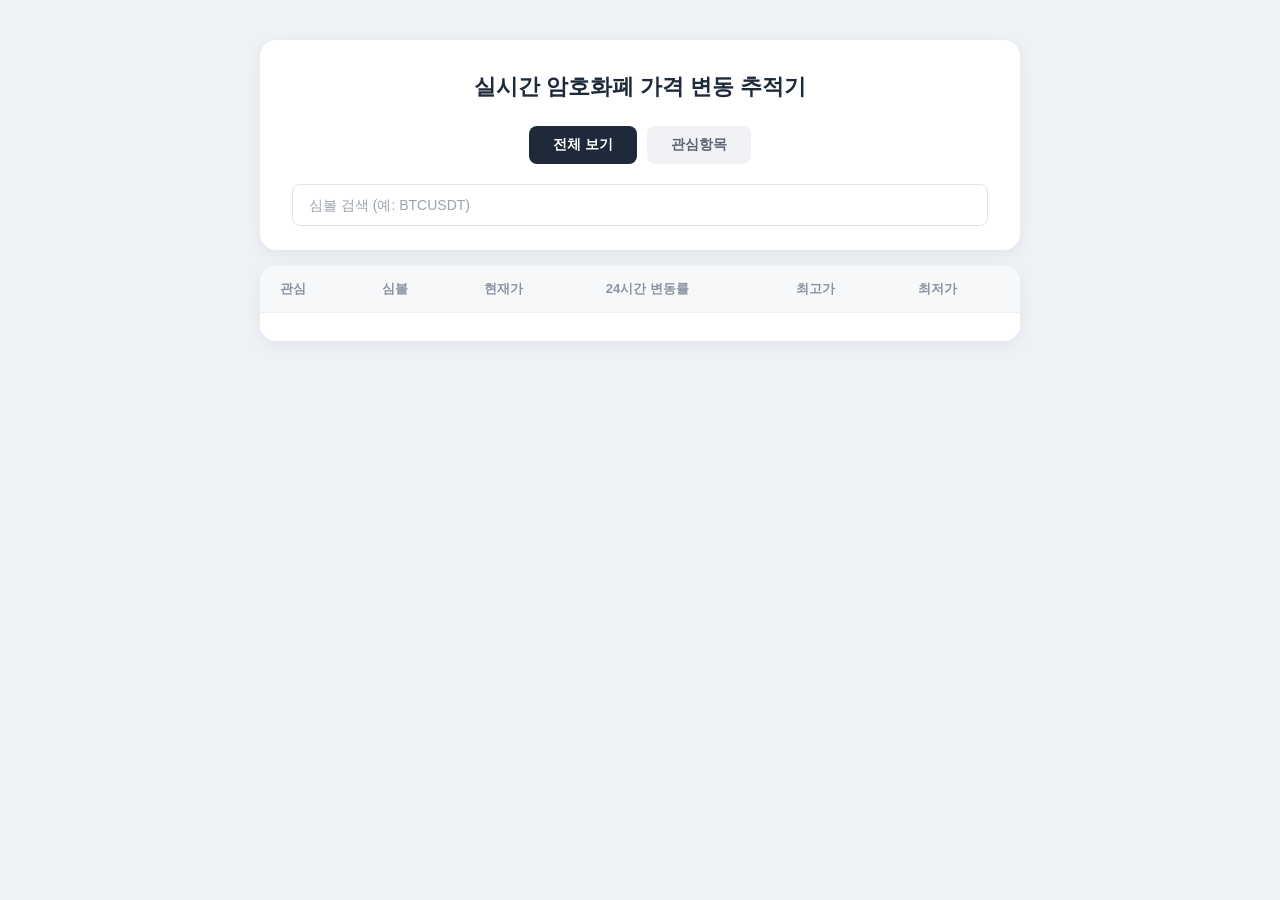
<file: JS/Day3/index.html>
<!DOCTYPE html>
<html lang="en">
<head>
    <meta charset="UTF-8">
    <meta name="viewport" content="width=device-width, initial-scale=1.0">
    <title>Homework</title>
    <link rel="stylesheet" href="style.css">
</head>
<body>
    <div class="top">
        <h2 id="title">실시간 암호화폐 가격 변동 추적기</h2>
        <div id="button">
            <button class="filter-btn active" data-filter="all">전체 보기</button>
            <button class="filter-btn" data-filter="favorites">관심항목</button>
        </div>
        <input id="search" placeholder="심볼 검색 (예: BTCUSDT)">
    </div>
    <div class="table">
        <table>
            <thead>
                <tr>
                    <th>관심</th>
                    <th>심볼</th>
                    <th>현재가</th>
                    <th>24시간 변동률</th>
                    <th>최고가</th>
                    <th>최저가</th>
                </tr>
            </thead>
            <tbody class="content">
                <tr>
                    <th></th>
                </tr>
            </tbody>
        </table>
    </div>

    <script src="script.js"></script>
</body>
</html>
</file>
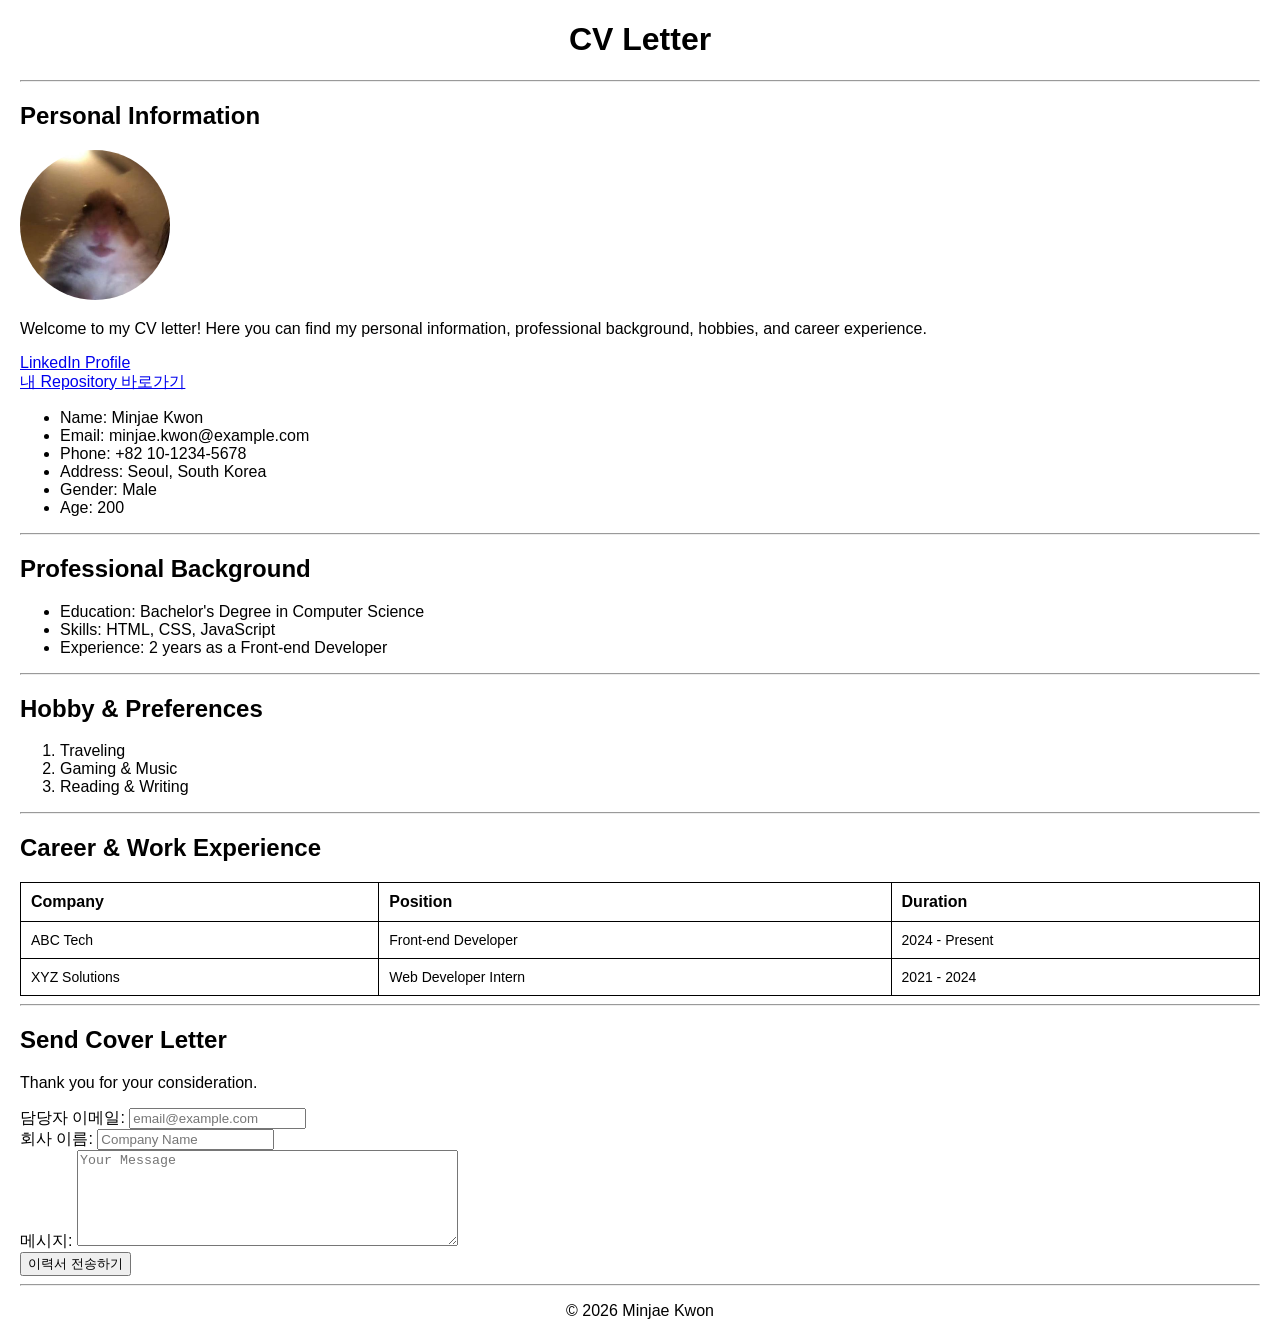
<file: HTML_CSS/Day1/resume.html>
<!DOCTYPE html>
<html lang="en">
<head>
    <meta charset="UTF-8">
    <meta name="viewport" content="width=device-width, initial-scale=1.0">
    <title>CV letter HTML</title>
    <style>
        body {
            font-family: Arial, sans-serif;
            margin: 20px;
        }
        header, footer {
            text-align: center;
        }
        main {
            margin-top: 20px;
        }
        #personal img {
            border-radius: 50%;
        }
        table {
            width: 100%;
            border-collapse: collapse;
        }
        table, th, td {
            border: 1px solid black;
        }
        th, td {
            padding: 10px;
            text-align: left;
        }
        tbody {
            font-size: 14px;
        }
    </style>
</head>
<body>
    <header>
        <h1>CV Letter</h1>
    </header>
    <hr>

    <main>
        <div id="personal">
            <h2>Personal Information</h2>
            <img src="./images.jpg" alt="Profile Picture" width="150"><br>
            <p>Welcome to my CV letter! Here you can find my personal information, professional background, hobbies, and career experience.</p>
            <a href="https://www.linkedin.com/">LinkedIn Profile</a><br>
            <a href="https://github.com/UnknownUserKR/oz-ai-05/tree/main">내 Repository 바로가기</a>
            <ul>
                <li>Name: Minjae Kwon</li>
                <li>Email: minjae.kwon@example.com</li>
                <li>Phone: +82 10-1234-5678</li>
                <li>Address: Seoul, South Korea</li>
                <li>Gender: Male</li>
                <li>Age: 200</li>
            </ul>
        </div>

        <div id="professional">
            <hr>
            <h2>Professional Background</h2>
            <ul>
                <li>Education: Bachelor's Degree in Computer Science</li>
                <li>Skills: HTML, CSS, JavaScript</li>
                <li>Experience: 2 years as a Front-end Developer</li>
            </ul>
        </div>

        <div id="hobby">
            <hr>
            <h2>Hobby & Preferences</h2>
            <ol>
                <li>Traveling</li>
                <li>Gaming & Music</li>
                <li>Reading & Writing</li>
            </ol>
        </div>

        <div id="career">
            <hr>
            <h2>Career & Work Experience</h2>
            <table>
                <thead>
                    <tr>
                        <th>Company</th>
                        <th>Position</th>
                        <th>Duration</th>
                    </tr>
                </thead>
                <tbody>
                    <tr>
                        <td>ABC Tech</td>
                        <td>Front-end Developer</td>
                        <td>2024 - Present</td>
                    </tr>
                    <tr>
                        <td>XYZ Solutions</td>
                        <td>Web Developer Intern</td>
                        <td>2021 - 2024</td>
                    </tr>
                </tbody>
            </table>
        </div>

        <div id="cover-letter">
            <hr>
            <h2>Send Cover Letter</h2>
            <p>Thank you for your consideration.</p>
            <form>
                <label for="email">담당자 이메일:</label>
                <input type="email" name="email" placeholder="email@example.com"><br>
                <label for="company">회사 이름:</label>
                <input type="company" name="company" placeholder="Company Name"><br>
                <label for="message">메시지:</label>
                <textarea name="message" placeholder="Your Message" rows="6" cols="45"></textarea><br>
                <button type="submit">이력서 전송하기</button>
            </form>
        </div>
    </main>
    <hr>

    <footer>
        <p>&copy; 2026 Minjae Kwon</p>
    </footer>
</body>
</html>
</file>
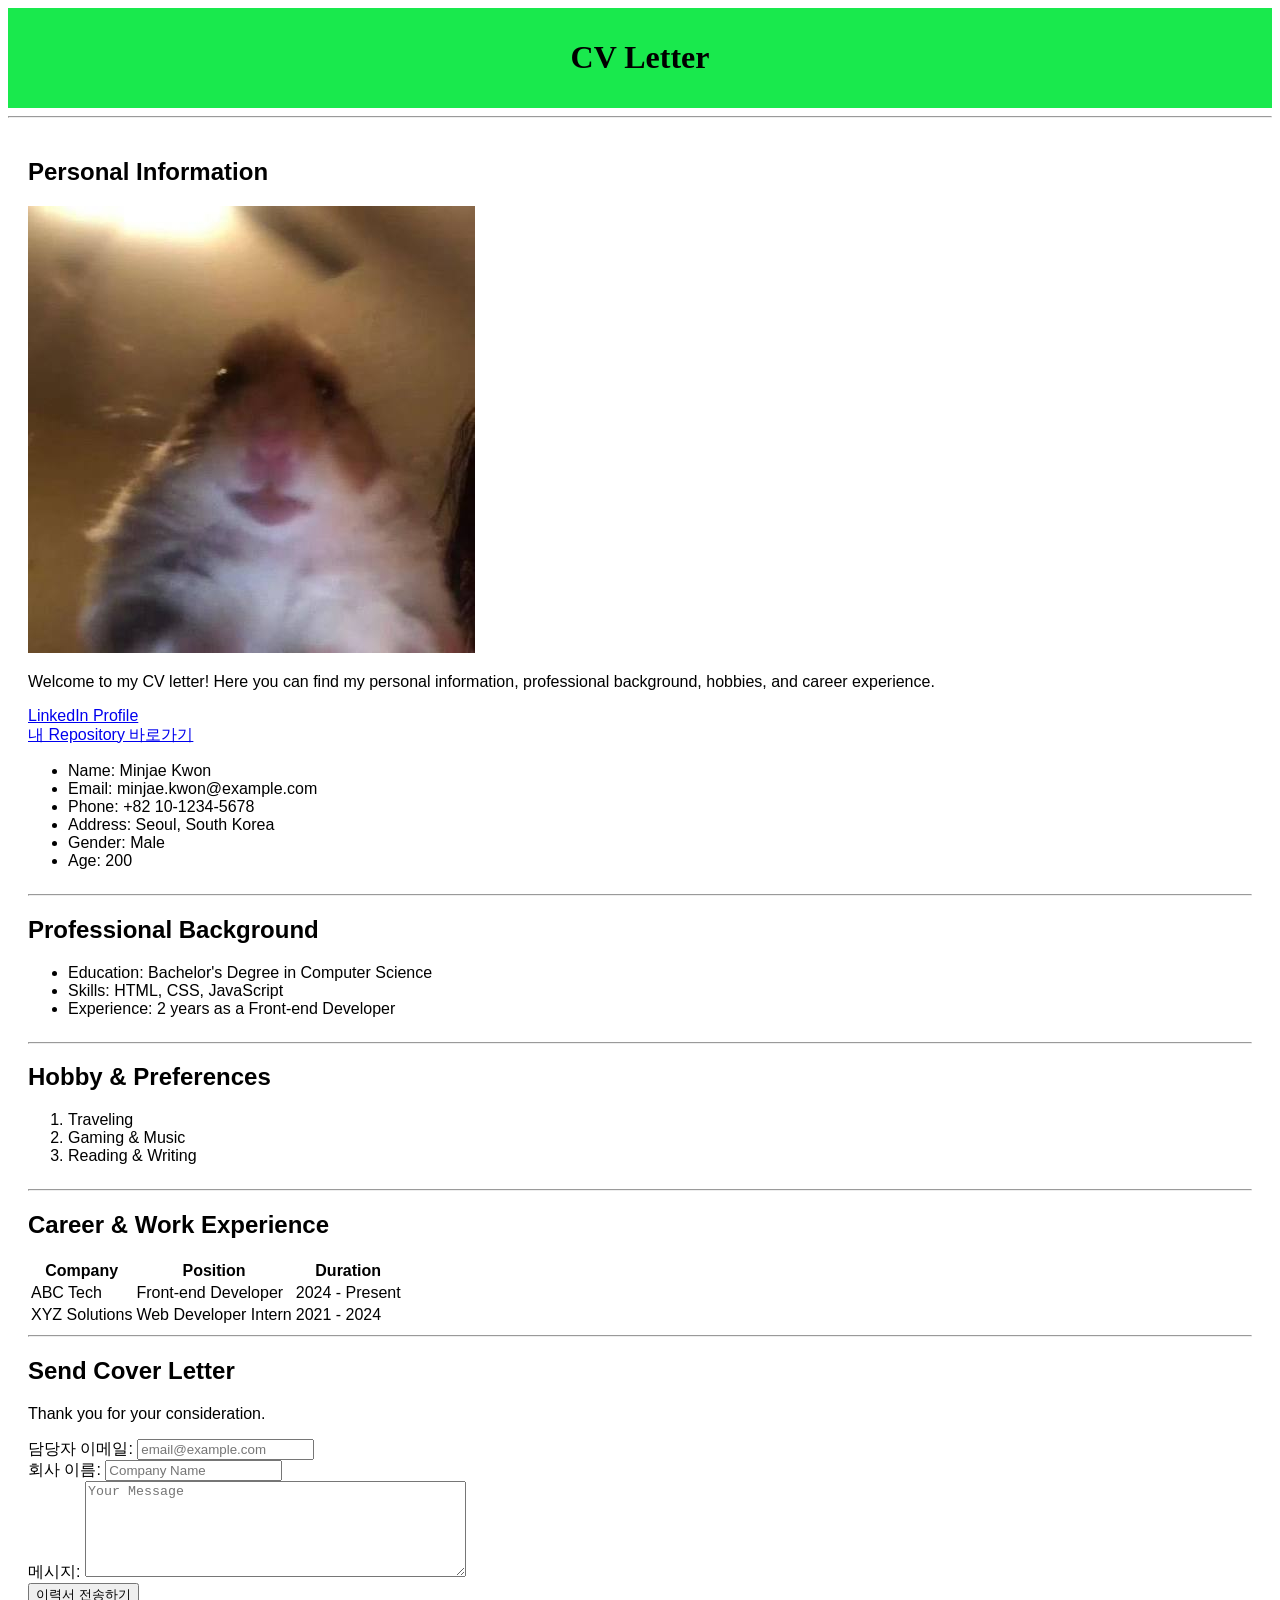
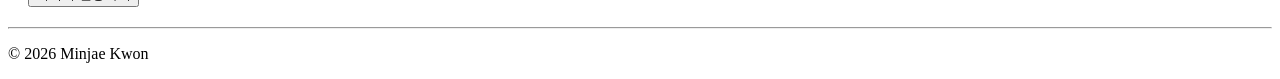
<file: HTML_CSS/Day2/resume.html>
<!DOCTYPE html>
<html lang="en">
<head>
    <meta charset="UTF-8">
    <meta name="viewport" content="width=device-width, initial-scale=1.0">
    <title>CV letter HTML</title>
    <link rel="stylesheet" href="resume_style.css">
</head>
<body>
    <header>
        <h1>CV Letter</h1>
    </header>
    <hr>

    <main>
        <div id="personal">
            <h2>Personal Information</h2>
            <img id="profile-picture" src="./images.jpg" alt="Profile Picture"><br>
            <p>Welcome to my CV letter! Here you can find my personal information, professional background, hobbies, and career experience.</p>
            <a href="https://www.linkedin.com/">LinkedIn Profile</a><br>
            <a href="https://github.com/UnknownUserKR/oz-ai-05/tree/main">내 Repository 바로가기</a>
            <ul>
                <li>Name: Minjae Kwon</li>
                <li>Email: minjae.kwon@example.com</li>
                <li>Phone: +82 10-1234-5678</li>
                <li>Address: Seoul, South Korea</li>
                <li>Gender: Male</li>
                <li>Age: 200</li>
            </ul>
        </div>

        <div id="professional">
            <hr>
            <h2>Professional Background</h2>
            <ul>
                <li>Education: Bachelor's Degree in Computer Science</li>
                <li>Skills: HTML, CSS, JavaScript</li>
                <li>Experience: 2 years as a Front-end Developer</li>
            </ul>
        </div>

        <div id="hobby">
            <hr>
            <h2>Hobby & Preferences</h2>
            <ol>
                <li>Traveling</li>
                <li>Gaming & Music</li>
                <li>Reading & Writing</li>
            </ol>
        </div>

        <div id="career">
            <hr>
            <h2>Career & Work Experience</h2>
            <table>
                <thead>
                    <tr>
                        <th>Company</th>
                        <th>Position</th>
                        <th>Duration</th>
                    </tr>
                </thead>
                <tbody>
                    <tr>
                        <td>ABC Tech</td>
                        <td>Front-end Developer</td>
                        <td>2024 - Present</td>
                    </tr>
                    <tr>
                        <td>XYZ Solutions</td>
                        <td>Web Developer Intern</td>
                        <td>2021 - 2024</td>
                    </tr>
                </tbody>
            </table>
        </div>

        <div id="cover-letter">
            <hr>
            <h2>Send Cover Letter</h2>
            <p>Thank you for your consideration.</p>
            <form>
                <label for="email">담당자 이메일:</label>
                <input type="email" name="email" placeholder="email@example.com"><br>
                <label for="company">회사 이름:</label>
                <input type="company" name="company" placeholder="Company Name"><br>
                <label for="message">메시지:</label>
                <textarea name="message" placeholder="Your Message" rows="6" cols="45"></textarea><br>
                <button type="submit">이력서 전송하기</button>
            </form>
        </div>
    </main>
    <hr>

    <footer>
        <p>&copy; 2026 Minjae Kwon</p>
    </footer>
</body>
</html>
</file>
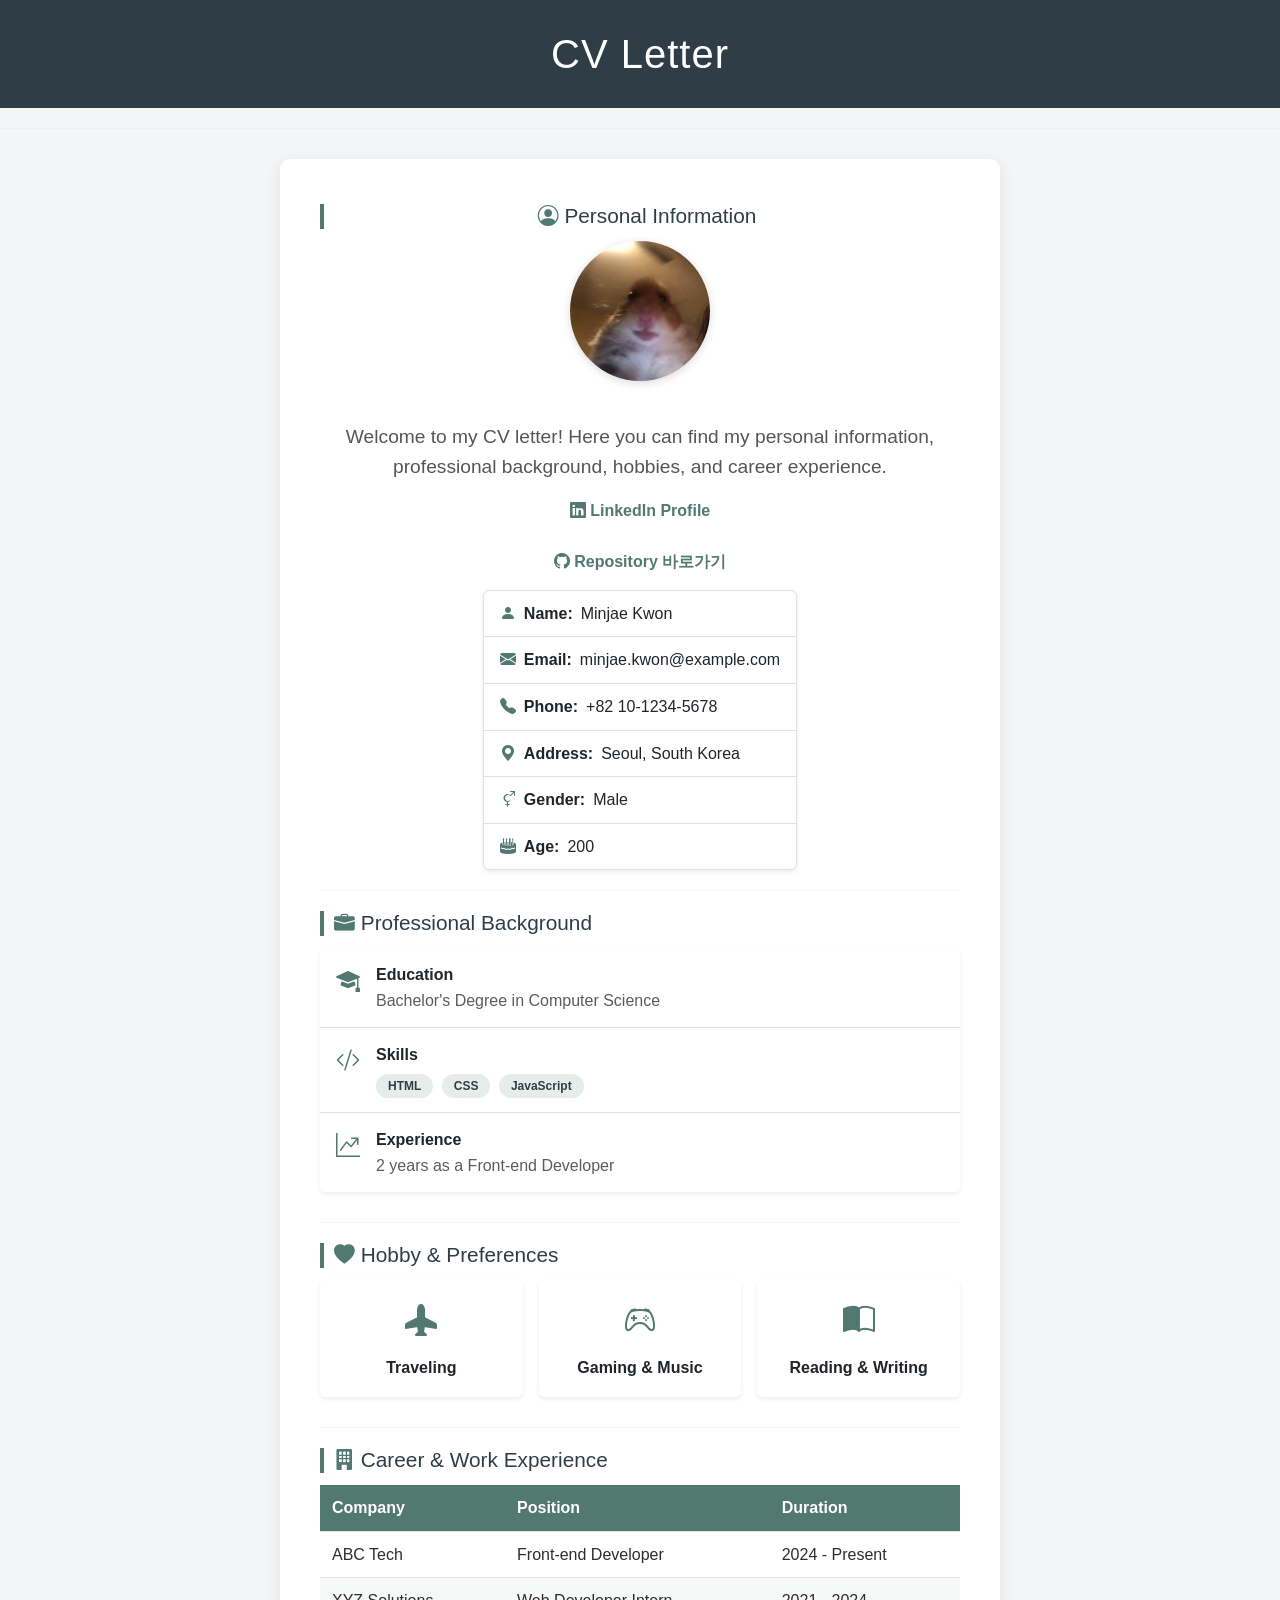
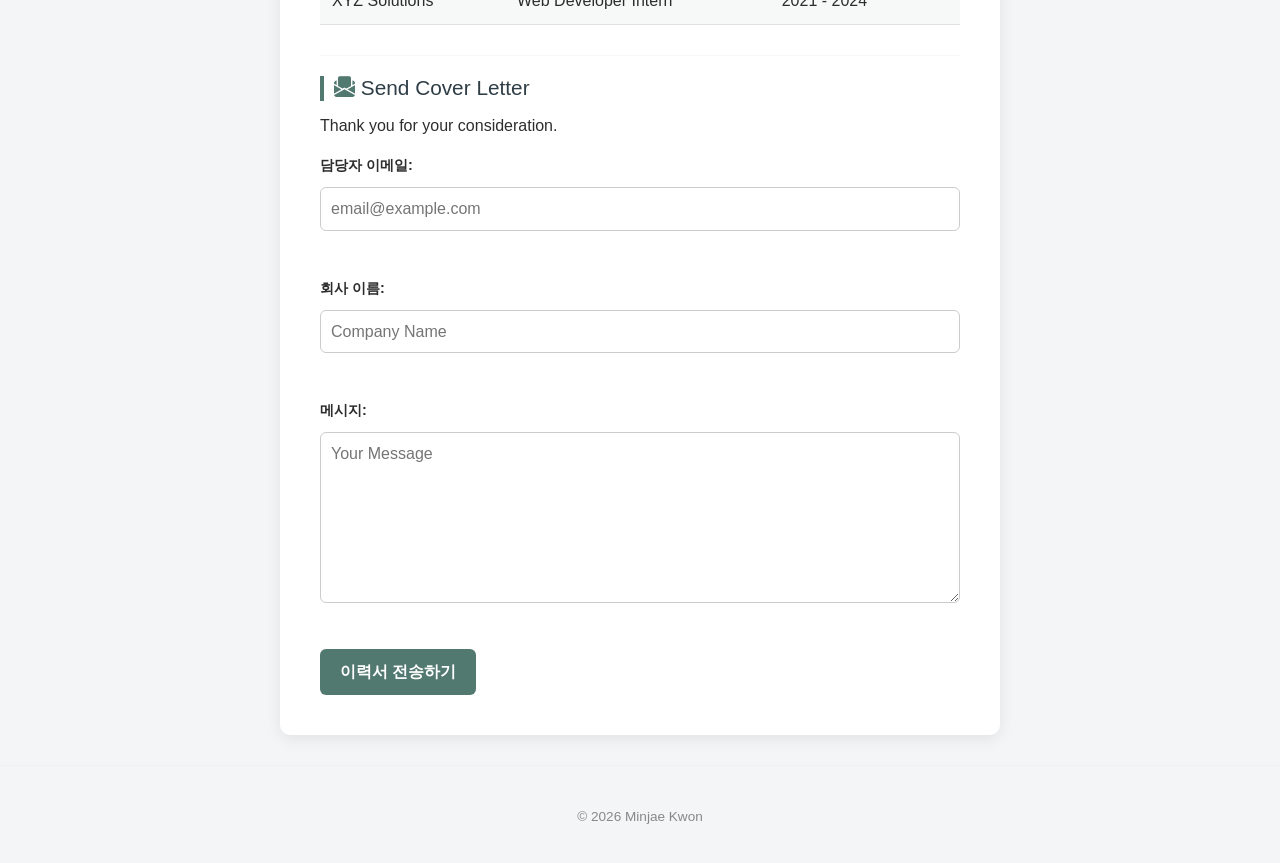
<file: HTML_CSS/Day3/resume.html>
<!DOCTYPE html>
<html lang="en">
<head>
    <meta charset="UTF-8">
    <meta name="viewport" content="width=device-width, initial-scale=1.0">
    <title>CV letter HTML</title>

    <!-- 부트스트랩 아이콘 전용 설명서 -->
    <link href="https://cdn.jsdelivr.net/npm/bootstrap@5.1.3/dist/css/bootstrap.min.css" rel="stylesheet"
          integrity="sha384-1BmE4kWBq78iYhFldvKuhfTAU6auU8tT94WrHftjDbrCEXSU1oBoqyl2QvZ6jIW3" crossorigin="anonymous">
    <link rel="stylesheet" href="https://cdn.jsdelivr.net/npm/bootstrap-icons@1.11.3/font/bootstrap-icons.css">

    <!-- 나의 스타일시트 -->
    <link rel="stylesheet" href="resume_style.css">
</head>
<body>
    <header>
        <h1>CV Letter</h1>
    </header>
    <hr>

    <main>
        <div id="personal">
            <h2><i class="bi bi-person-circle icon-accent"></i> Personal Information</h2>
            <img id="profile-picture" src="./images.jpg" alt="Profile Picture"><br>
            <p id="intro">Welcome to my CV letter! Here you can find my personal information, professional background, hobbies, and career experience.</p>
            <a href="https://www.linkedin.com/"><i class="bi bi-linkedin"></i> LinkedIn Profile</a><br>
            <a href="https://github.com/UnknownUserKR/oz-ai-05/tree/main"><i class="bi bi-github"></i> Repository 바로가기</a>
            <ul class="list-group shadow-sm">
                <li class="list-group-item d-flex align-items-center gap-2">
                    <i class="bi bi-person-fill icon-accent"></i> <strong>Name:</strong> Minjae Kwon
                </li>
                <li class="list-group-item d-flex align-items-center gap-2">
                    <i class="bi bi-envelope-fill icon-accent"></i> <strong>Email:</strong> minjae.kwon@example.com
                </li>
                <li class="list-group-item d-flex align-items-center gap-2">
                    <i class="bi bi-telephone-fill icon-accent"></i> <strong>Phone:</strong> +82 10-1234-5678
                </li>
                <li class="list-group-item d-flex align-items-center gap-2">
                    <i class="bi bi-geo-alt-fill icon-accent"></i> <strong>Address:</strong> Seoul, South Korea
                </li>
                <li class="list-group-item d-flex align-items-center gap-2">
                    <i class="bi bi-gender-ambiguous icon-accent"></i> <strong>Gender:</strong> Male
                </li>
                <li class="list-group-item d-flex align-items-center gap-2">
                    <i class="bi bi-cake2-fill icon-accent"></i> <strong>Age:</strong> 200
                </li>
            </ul>
        </div>

        <div id="professional">
            <hr>
            <h2><i class="bi bi-briefcase-fill icon-accent"></i> Professional Background</h2>
            <div class="card border-0 shadow-sm">
                <ul class="list-group list-group-flush">
                    <li class="list-group-item d-flex align-items-start gap-3">
                        <i class="bi bi-mortarboard-fill icon-accent fs-4"></i>
                        <div>
                            <div class="fw-bold">Education</div>
                            <div class="text-muted">Bachelor's Degree in Computer Science</div>
                        </div>
                    </li>
                    <li class="list-group-item d-flex align-items-start gap-3">
                        <i class="bi bi-code-slash icon-accent fs-4"></i>
                        <div>
                            <div class="fw-bold mb-1">Skills</div>
                            <span class="badge rounded-pill skill-badge me-1">HTML</span>
                            <span class="badge rounded-pill skill-badge me-1">CSS</span>
                            <span class="badge rounded-pill skill-badge me-1">JavaScript</span>
                        </div>
                    </li>
                    <li class="list-group-item d-flex align-items-start gap-3">
                        <i class="bi bi-graph-up-arrow icon-accent fs-4"></i>
                        <div>
                            <div class="fw-bold">Experience</div>
                            <div class="text-muted">2 years as a Front-end Developer</div>
                        </div>
                    </li>
                </ul>
            </div>
        </div>

        <div id="hobby">
            <hr>
            <h2><i class="bi bi-heart-fill icon-accent"></i> Hobby & Preferences</h2>
            <div class="row row-cols-1 row-cols-md-3 g-3">
                <div class="col">
                    <div class="card h-100 text-center border-0 shadow-sm hobby-card">
                        <div class="card-body">
                            <i class="bi bi-airplane-fill fs-2 icon-accent d-block mb-2"></i>
                            <p class="card-text fw-semibold mb-0">Traveling</p>
                        </div>
                    </div>
                </div>
                <div class="col">
                    <div class="card h-100 text-center border-0 shadow-sm hobby-card">
                        <div class="card-body">
                            <i class="bi bi-controller fs-2 icon-accent d-block mb-2"></i>
                            <p class="card-text fw-semibold mb-0">Gaming & Music</p>
                        </div>
                    </div>
                </div>
                <div class="col">
                    <div class="card h-100 text-center border-0 shadow-sm hobby-card">
                        <div class="card-body">
                            <i class="bi bi-book-half fs-2 icon-accent d-block mb-2"></i>
                            <p class="card-text fw-semibold mb-0">Reading & Writing</p>
                        </div>
                    </div>
                </div>
            </div>
        </div>

        <div id="career">
            <hr>
            <h2><i class="bi bi-building-fill icon-accent"></i> Career & Work Experience</h2>
            <table>
                <thead>
                    <tr>
                        <th>Company</th>
                        <th>Position</th>
                        <th>Duration</th>
                    </tr>
                </thead>
                <tbody>
                    <tr>
                        <td>ABC Tech</td>
                        <td>Front-end Developer</td>
                        <td>2024 - Present</td>
                    </tr>
                    <tr>
                        <td>XYZ Solutions</td>
                        <td>Web Developer Intern</td>
                        <td>2021 - 2024</td>
                    </tr>
                </tbody>
            </table>
        </div>

        <div id="cover-letter">
            <hr>
            <h2><i class="bi bi-envelope-paper-fill icon-accent"></i> Send Cover Letter</h2>
            <p>Thank you for your consideration.</p>
            <form>
                <label for="email">담당자 이메일:</label>
                <input type="email" name="email" placeholder="email@example.com"><br>
                <label for="company">회사 이름:</label>
                <input type="company" name="company" placeholder="Company Name"><br>
                <label for="message">메시지:</label>
                <textarea name="message" placeholder="Your Message" rows="6" cols="45"></textarea><br>
                <button type="submit">이력서 전송하기</button>
            </form>
        </div>
    </main>
    <hr>

    <footer>
        <p>&copy; 2026 Minjae Kwon</p>
    </footer>
</body>
</html>
</file>
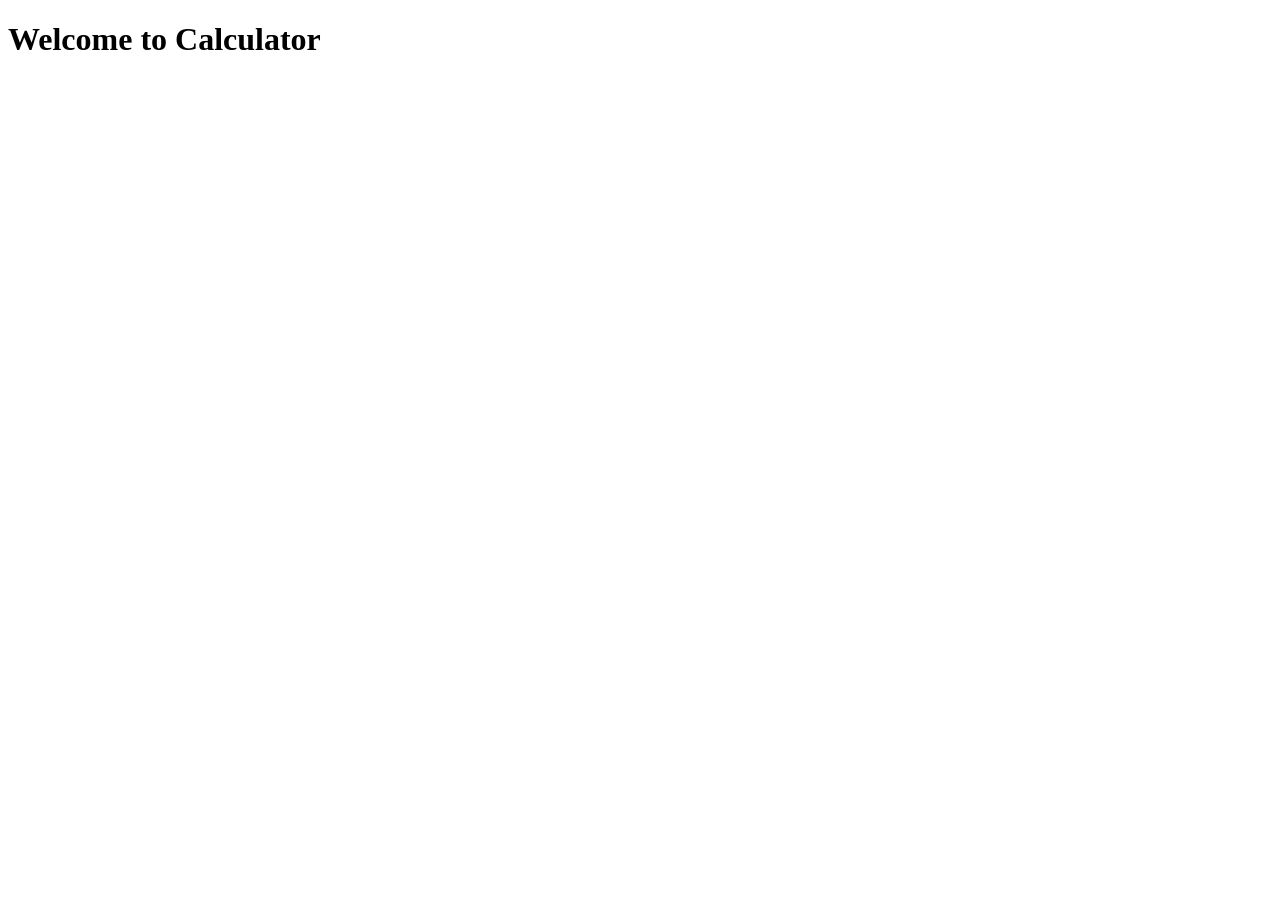
<file: JS/Day1/calc.html>
<!DOCTYPE html>
<html lang="en">
<head>
    <meta charset="UTF-8">
    <meta name="viewport" content="width=device-width, initial-scale=1.0">
    <title>Document</title>
    <script src="./calc.js"></script>
</head>
<body>
    <h1>Welcome to Calculator</h1>
</body>
</html>
</file>
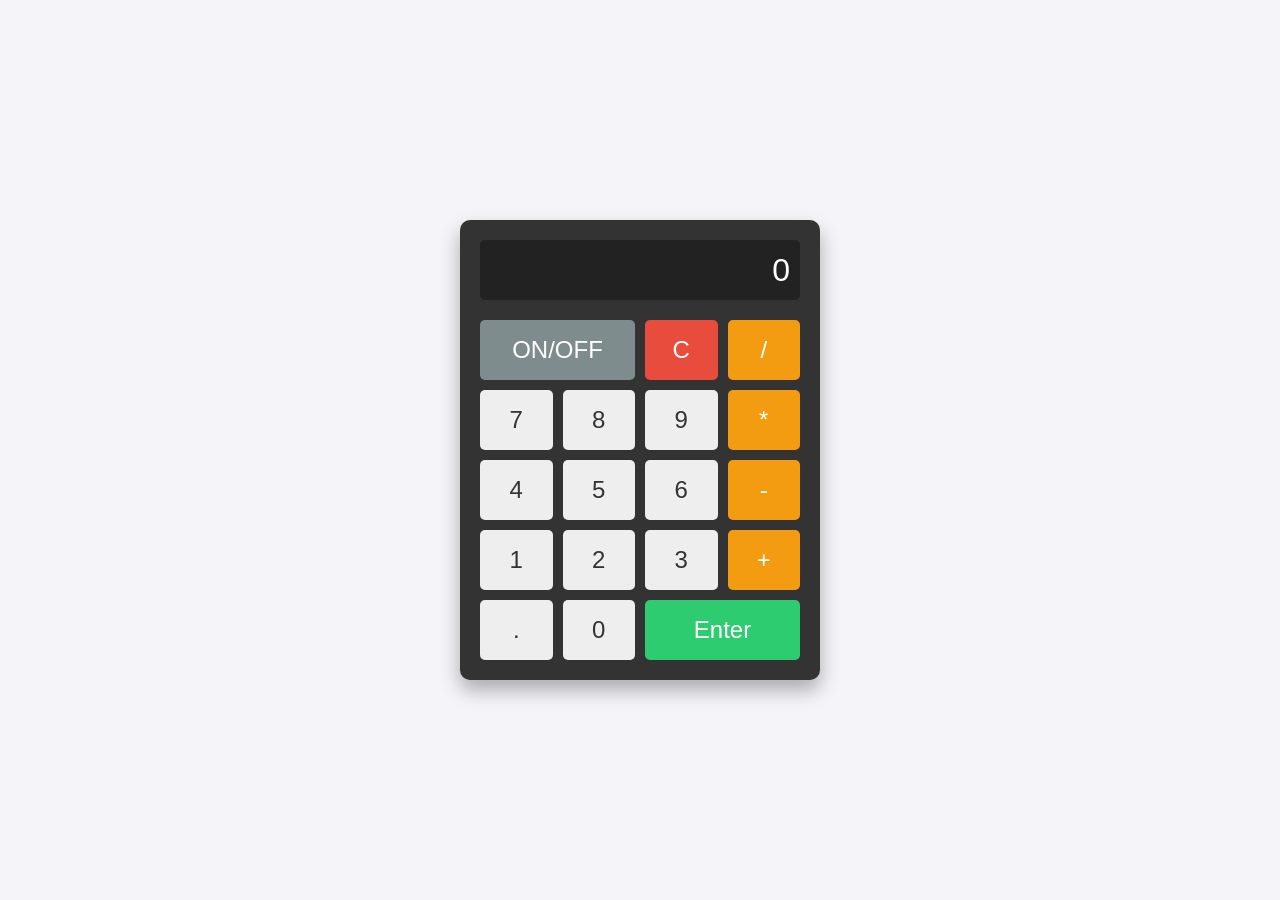
<file: JS/Day2/caculator.html>
<!DOCTYPE html>
<html lang="ko">
<head>
    <meta charset="UTF-8">
    <meta name="viewport" content="width=device-width, initial-scale=1.0">
    <title>JS 사칙연산 계산기 v2</title>
    <link rel="stylesheet" href="calulator_style.css">
</head>
<body>

<div class="calculator">
    <input type="text" id="display" readonly value="0">
    <div class="buttons">
        <button class="on-off" onclick="togglePower()">ON/OFF</button>
        <button class="clear" onclick="clearDisplay()">C</button>
        <button class="operator" onclick="appendOperator('/')">/</button>

        <button class="number" onclick="appendNumber('7')">7</button>
        <button class="number" onclick="appendNumber('8')">8</button>
        <button class="number" onclick="appendNumber('9')">9</button>
        <button class="operator" onclick="appendOperator('*')">*</button>

        <button class="number" onclick="appendNumber('4')">4</button>
        <button class="number" onclick="appendNumber('5')">5</button>
        <button class="number" onclick="appendNumber('6')">6</button>
        <button class="operator" onclick="appendOperator('-')">-</button>

        <button class="number" onclick="appendNumber('1')">1</button>
        <button class="number" onclick="appendNumber('2')">2</button>
        <button class="number" onclick="appendNumber('3')">3</button>
        <button class="operator" onclick="appendOperator('+')">+</button>

        <button class="number" onclick="appendNumber('.')">.</button>
        <button class="number" onclick="appendNumber('0')">0</button>
        <button class="enter" onclick="performCalculate()">Enter</button>
    </div>
</div>

<script src="./calculator.js"></script>
</body>
</html>
</file>
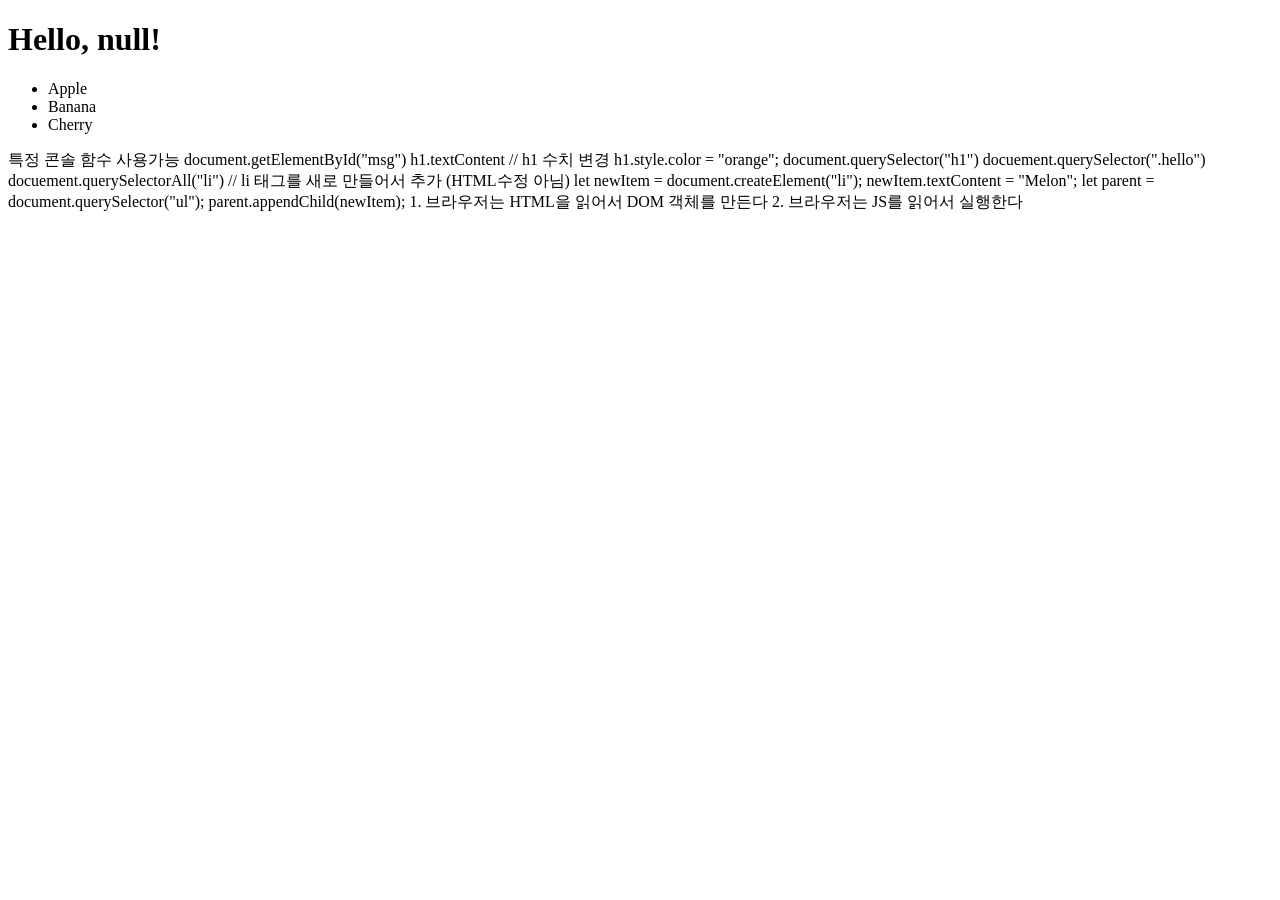
<file: JS/Day2/study/dom.html>
<!DOCTYPE html>
<html lang="en">
<head>
    <meta charset="UTF-8">
    <meta name="viewport" content="width=device-width, initial-scale=1.0">
    <title>Document</title>
</head>
<body>
    <h1 id="msg" class="hello">Hello World</h1>

    <script>
        let h1 = document.getElementById('msg');

        let userName = prompt('Enter your name:');
        h1.textContent = `Hello, ${userName}!`;
    </script>

    <ul>
        <li>Apple</li>
        <li>Banana</li>
        <li>Cherry</li>
    </ul>

    <p>
        특정 콘솔 함수 사용가능
            document.getElementById("msg")
            h1.textContent

            // h1 수치 변경
            h1.style.color = "orange";
            document.querySelector("h1")
            docuement.querySelector(".hello")

            docuement.querySelectorAll("li")
            
            // li 태그를 새로 만들어서 추가 (HTML수정 아님)
            let newItem = document.createElement("li");
            newItem.textContent = "Melon";
            let parent = document.querySelector("ul");
            parent.appendChild(newItem);

            1. 브라우저는 HTML을 읽어서 DOM 객체를 만든다
            2. 브라우저는 JS를 읽어서 실행한다
    </p>
</body>
</html>
</file>
<file: JS/Day3/style.css>
* {
    box-sizing: border-box;
}

body {
    margin: 0;
    padding: 40px 16px;
    background-color: #eef1f5;
    font-family: "Apple SD Gothic Neo", "Malgun Gothic", sans-serif;
}

.top {
    max-width: 760px;
    margin: 0 auto 16px;
    background-color: #ffffff;
    border-radius: 16px;
    box-shadow: 0 4px 16px rgba(0, 0, 0, 0.06);
    padding: 32px 32px 24px;
}

#title {
    margin: 0 0 24px;
    text-align: center;
    color: #1e2a3a;
    font-size: 22px;
    font-weight: 700;
}

#button {
    display: flex;
    justify-content: center;
    gap: 10px;
    margin-bottom: 20px;
}

#button button {
    border: none;
    border-radius: 8px;
    padding: 10px 24px;
    font-size: 14px;
    font-weight: 600;
    cursor: pointer;
    background-color: #f0f2f5;
    color: #5b6472;
    transition: background-color 0.15s ease, color 0.15s ease;
}

#button button.active {
    background-color: #1e2a3a;
    color: #ffffff;
}

#button button:hover {
    opacity: 0.9;
}

.top input {
    display: block;
    width: 100%;
    padding: 12px 16px;
    border: 1px solid #dfe3e8;
    border-radius: 8px;
    font-size: 14px;
    color: #1e2a3a;
    outline: none;
}

.top input::placeholder {
    color: #9aa3af;
}

.top input:focus {
    border-color: #1e2a3a;
}

.table {
    max-width: 760px;
    margin: 0 auto;
    background-color: #ffffff;
    border-radius: 16px;
    box-shadow: 0 4px 16px rgba(0, 0, 0, 0.06);
    overflow: hidden;
}

table {
    width: 100%;
    border-collapse: collapse;
}

thead th {
    background-color: #f7f8fa;
    color: #8a93a1;
    font-size: 13px;
    font-weight: 600;
    text-align: left;
    padding: 14px 20px;
    border-bottom: 1px solid #edeff2;
}

tbody td, tbody th {
    padding: 14px 20px;
    font-size: 14px;
    color: #1e2a3a;
    text-align: left;
    border-bottom: 1px solid #f2f3f5;
    font-weight: normal;
}

tbody tr:last-child td,
tbody tr:last-child th {
    border-bottom: none;
}

tbody tr:hover {
    background-color: #fafbfc;
}

.star {
    cursor: pointer;
    color: #cfd4da;
    font-size: 16px;
}

.star.active {
    color: #f5b400;
}

.symbol {
    font-weight: 600;
}

.up {
    color: #e04141;
}

.down {
    color: #3a7bd5;
}
</file>
<file: HTML_CSS/Day2/resume_style.css>
header {
    background-color: #19e94d;
    padding: 10px;
    text-align: center;
}

main {
    font-family: Arial, sans-serif;
    margin: 20px;
    display: flex;
    flex-direction: column;
}

profile-picture {
    width: 150px;
    height: 150px;
    border-radius: 50%;
    margin-bottom: 10px;
}

personal {
    font-family: Times New Roman, serif;
    font-size: 1rem;
}
</file>
<file: HTML_CSS/Day3/resume_style.css>
* {
    box-sizing: border-box;
}

body {
    margin: 0;
    background-color: #f4f5f7;
    font-family: "Segoe UI", Arial, sans-serif;
    color: #2d2d2d;
    line-height: 1.6;
}

header {
    background-color: #2f3e46;
    padding: 30px 10px;
    text-align: center;
}

header h1 {
    margin: 0;
    color: #ffffff;
    letter-spacing: 1px;
}

hr {
    border: none;
    border-top: 1px solid #dcdfe3;
    margin: 20px 0;
}

main {
    max-width: 720px;
    margin: 30px auto;
    padding: 40px;
    background-color: #ffffff;
    border-radius: 10px;
    box-shadow: 0 4px 16px rgba(0, 0, 0, 0.08);
}

main > div {
    margin-bottom: 30px;
}

main > div:last-child {
    margin-bottom: 0;
}

h2 {
    color: #2f3e46;
    font-size: 1.3rem;
    margin-bottom: 12px;
    border-left: 4px solid #52796f;
    padding-left: 10px;
}

#intro {
    font-size: 1.2rem;
    color: hsl(0, 0%, 0%);
    font-family: "Segoe UI", Arial, sans-serif;
    margin-bottom: 15px;
    display: block;
}

#profile-picture {
    display: block;
    width: 140px;
    height: 140px;
    object-fit: cover;
    border-radius: 50%;
    margin: 0 auto 15px;
    box-shadow: 0 2px 8px rgba(0, 0, 0, 0.15);
}

#personal {
    text-align: center;
    margin-top: 5px;
    display: flex;
    flex-direction: column;
    margin-bottom: 20px;
}

#personal p {
    color: #555555;
}

#personal a {
    color: #52796f;
    text-decoration: none;
    font-weight: bold;
}

#personal a:hover {
    text-decoration: underline;
    color: hsl(0, 0%, 56%);
}

#personal ul {
    text-align: left;
    max-width: 360px;
    margin: 15px auto 0;
}

#personal .list-group-item {
    padding: 10px 16px;
}

ul, ol {
    padding-left: 20px;
}

table {
    width: 100%;
    border-collapse: collapse;
    margin-top: 10px;
}

th, td {
    padding: 10px 12px;
    text-align: left;
    border-bottom: 1px solid #e0e0e0;
}

th {
    background-color: #52796f;
    color: #ffffff;
}

tbody tr:nth-child(even) {
    background-color: #f7f9f8;
}

#cover-letter form {
    display: flex;
    flex-direction: column;
    gap: 10px;
    margin-top: 5px;
}

#cover-letter label {
    font-weight: bold;
    font-size: 0.9rem;
}

#cover-letter input,
#cover-letter textarea {
    width: 100%;
    padding: 8px 10px;
    border: 1px solid #cccccc;
    border-radius: 6px;
    font-family: inherit;
}

#cover-letter button {
    align-self: flex-start;
    padding: 10px 20px;
    background-color: #52796f;
    color: #ffffff;
    border: none;
    border-radius: 6px;
    cursor: pointer;
    font-weight: bold;
}

#cover-letter button:hover {
    background-color: #3f5f57;
}

.icon-accent {
    color: #52796f;
}

.skill-badge {
    background-color: #e6ede9;
    color: #2f3e46;
    font-weight: 600;
    padding: 6px 12px;
}

#professional .list-group-item {
    padding: 14px 16px;
}

.hobby-card {
    transition: transform 0.15s ease, box-shadow 0.15s ease;
}

.hobby-card:hover {
    transform: translateY(-4px);
    box-shadow: 0 6px 16px rgba(0, 0, 0, 0.1) !important;
}

footer {
    text-align: center;
    padding: 20px;
    color: #888888;
    font-size: 0.85rem;
}
</file>
<file: JS/Day2/calulator_style.css>
body {
            display: flex;
            justify-content: center;
            align-items: center;
            height: 100vh;
            background-color: #f4f4f9;
            margin: 0;
            font-family: 'Arial', sans-serif;
}

.calculator {
    background-color: #333;
    padding: 20px;
    border-radius: 10px;
    box-shadow: 0px 10px 20px rgba(0, 0, 0, 0.3);
    width: 320px;
}

#display {
    width: 100%;
    height: 60px;
    background-color: #222;
    color: #fff;
    text-align: right;
    padding: 10px;
    font-size: 2rem;
    border: none;
    border-radius: 5px;
    margin-bottom: 20px;
    box-sizing: border-box;
}

.buttons {
    display: grid;
    grid-template-columns: repeat(4, 1fr);
    gap: 10px;
}

button {
    height: 60px;
    font-size: 1.5rem;
    border: none;
    border-radius: 5px;
    cursor: pointer;
    transition: background-color 0.2s, transform 0.1s;
}

button:active {
    transform: scale(0.95);
}

.number {
    background-color: #eee;
    color: #333;
}

.number:hover {
    background-color: #ddd;
}

.operator {
    background-color: #f39c12;
    color: white;
}

.operator:hover {
    background-color: #e67e22;
}

.enter {
    background-color: #2ecc71;
    color: white;
    grid-column: span 2;
}

.enter:hover {
    background-color: #27ae60;
}

.clear {
    background-color: #e74c3c;
    color: white;
}

.clear:hover {
    background-color: #c0392b;
}

.on-off {
    background-color: #7f8c8d;
    color: white;
    grid-column: span 2;
}

.on-off.on {
    background-color: #27ae60;
}

.on-off:hover {
    background-color: #95a5a6;
}
</file>
